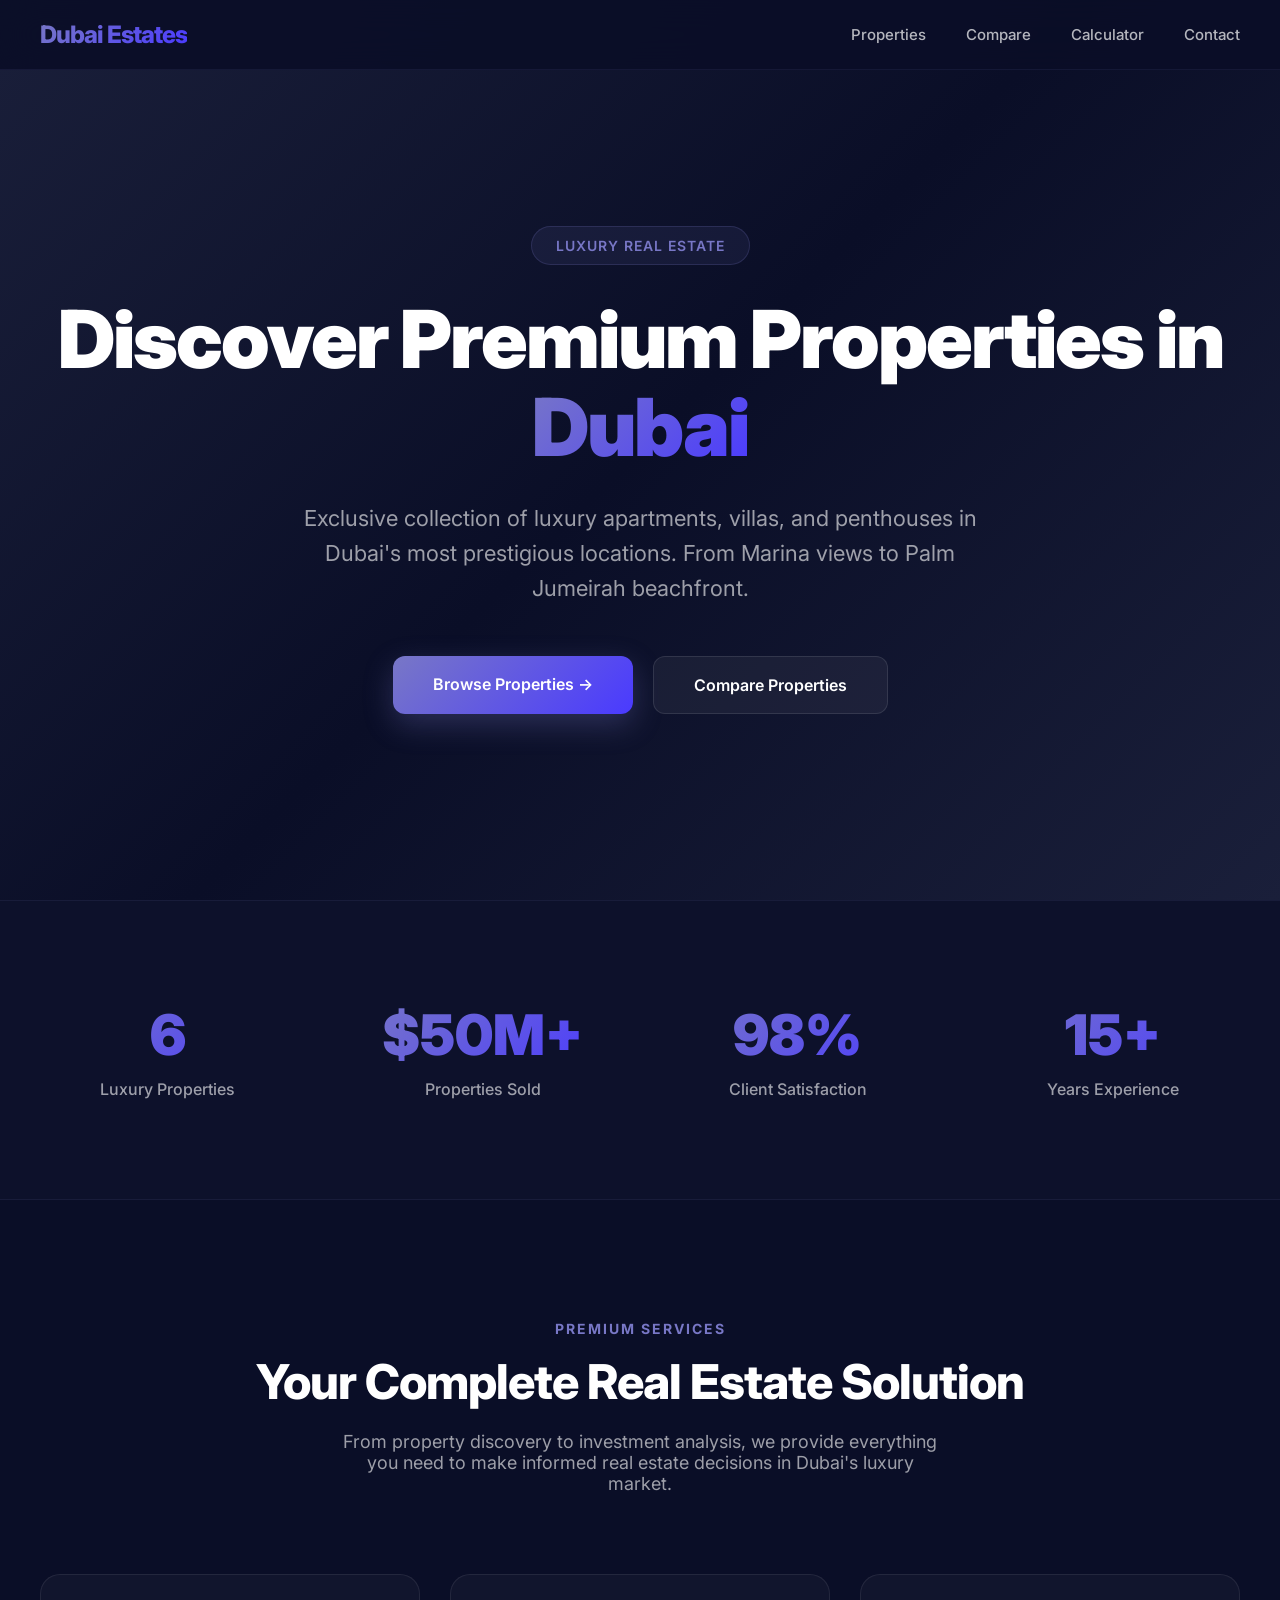
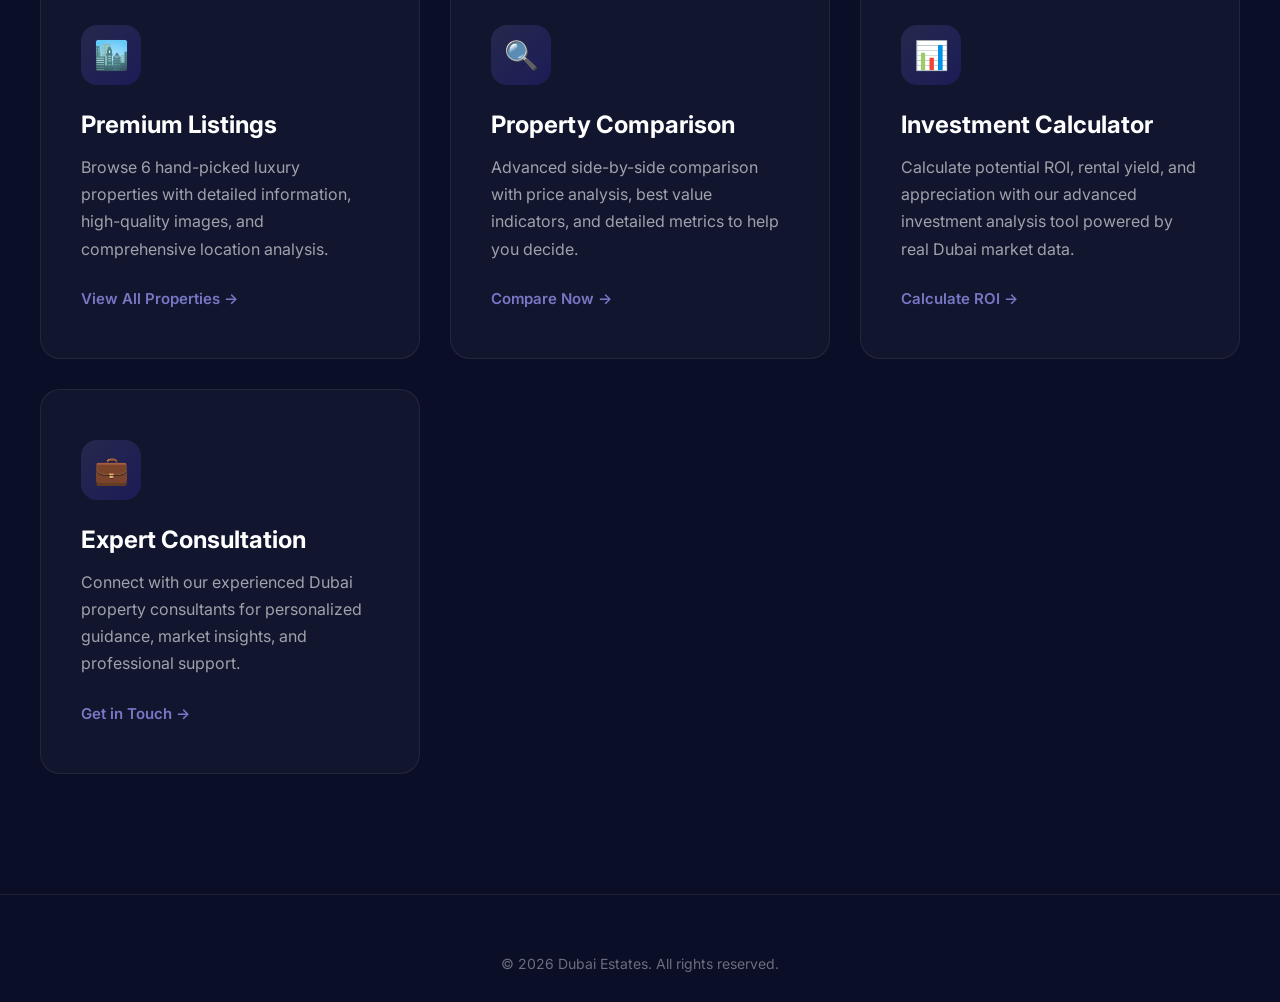
<file: index.html>
<!DOCTYPE html>
<html lang="en">
<head>
    <meta charset="UTF-8">
    <meta name="viewport" content="width=device-width, initial-scale=1.0">
    <title>Dubai Real Estate - Premium Properties</title>
    <link rel="stylesheet" href="common.css">
    <link href="https://fonts.googleapis.com/css2?family=Inter:wght@300;400;500;600;700;800;900&display=swap" rel="stylesheet">
    <style>
        /* Navigation Bar */
        nav {
            position: fixed;
            top: 0;
            left: 0;
            right: 0;
            background: rgba(10, 14, 39, 0.9);
            backdrop-filter: blur(20px);
            border-bottom: 1px solid rgba(120, 119, 198, 0.1);
            padding: 20px 0;
            z-index: 1000;
        }

        .nav-container {
            max-width: 1400px;
            margin: 0 auto;
            padding: 0 40px;
            display: flex;
            justify-content: space-between;
            align-items: center;
        }

        .logo {
            font-size: 24px;
            font-weight: 800;
            background: linear-gradient(135deg, #7877c6 0%, #4a3aff 100%);
            -webkit-background-clip: text;
            -webkit-text-fill-color: transparent;
            letter-spacing: -1px;
        }

        .nav-links {
            display: flex;
            gap: 40px;
        }

        .nav-links a {
            color: rgba(255, 255, 255, 0.7);
            text-decoration: none;
            font-weight: 500;
            transition: all 0.3s ease;
            font-size: 15px;
        }

        .nav-links a:hover {
            color: #7877c6;
        }

        /* Hero Section */
        .hero-section {
            min-height: 100vh;
            display: flex;
            align-items: center;
            justify-content: center;
            padding: 120px 40px 80px;
            position: relative;
        }

        .hero-content {
            max-width: 1200px;
            text-align: center;
            animation: fadeInUp 1s ease-out;
        }

        .hero-badge {
            display: inline-block;
            padding: 10px 24px;
            background: rgba(120, 119, 198, 0.1);
            border: 1px solid rgba(120, 119, 198, 0.2);
            border-radius: 50px;
            color: #7877c6;
            font-size: 14px;
            font-weight: 600;
            margin-bottom: 30px;
            letter-spacing: 1px;
        }

        .hero-title {
            font-size: 80px;
            font-weight: 900;
            color: #ffffff;
            margin-bottom: 30px;
            line-height: 1.1;
            letter-spacing: -2px;
        }

        .hero-title .gradient-text {
            background: linear-gradient(135deg, #7877c6 0%, #4a3aff 100%);
            -webkit-background-clip: text;
            -webkit-text-fill-color: transparent;
        }

        .hero-subtitle {
            font-size: 22px;
            color: rgba(255, 255, 255, 0.6);
            margin-bottom: 50px;
            font-weight: 400;
            line-height: 1.6;
            max-width: 700px;
            margin-left: auto;
            margin-right: auto;
        }

        .cta-buttons {
            display: flex;
            gap: 20px;
            justify-content: center;
            flex-wrap: wrap;
        }

        .btn-primary {
            padding: 18px 40px;
            background: linear-gradient(135deg, #7877c6 0%, #4a3aff 100%);
            color: white;
            text-decoration: none;
            border-radius: 12px;
            font-weight: 600;
            font-size: 16px;
            transition: all 0.3s ease;
            box-shadow: 0 10px 30px rgba(120, 119, 198, 0.3);
        }

        .btn-primary:hover {
            transform: translateY(-2px);
            box-shadow: 0 15px 40px rgba(120, 119, 198, 0.4);
        }

        .btn-secondary {
            padding: 18px 40px;
            background: rgba(255, 255, 255, 0.05);
            border: 1px solid rgba(255, 255, 255, 0.1);
            color: white;
            text-decoration: none;
            border-radius: 12px;
            font-weight: 600;
            font-size: 16px;
            transition: all 0.3s ease;
        }

        .btn-secondary:hover {
            background: rgba(255, 255, 255, 0.1);
            border-color: rgba(255, 255, 255, 0.2);
        }

        /* Stats Section */
        .stats-section {
            padding: 100px 40px;
            background: rgba(120, 119, 198, 0.03);
            border-top: 1px solid rgba(120, 119, 198, 0.1);
            border-bottom: 1px solid rgba(120, 119, 198, 0.1);
        }

        .stats-container {
            max-width: 1200px;
            margin: 0 auto;
            display: grid;
            grid-template-columns: repeat(auto-fit, minmax(250px, 1fr));
            gap: 60px;
        }

        .stat-item {
            text-align: center;
        }

        .stat-number {
            font-size: 56px;
            font-weight: 900;
            background: linear-gradient(135deg, #7877c6 0%, #4a3aff 100%);
            -webkit-background-clip: text;
            -webkit-text-fill-color: transparent;
            margin-bottom: 10px;
        }

        .stat-label {
            font-size: 16px;
            color: rgba(255, 255, 255, 0.6);
            font-weight: 500;
        }

        /* Features Section */
        .features-section {
            padding: 120px 40px;
            max-width: 1400px;
            margin: 0 auto;
        }

        .section-header {
            text-align: center;
            margin-bottom: 80px;
        }

        .section-subtitle {
            color: #7877c6;
            font-size: 14px;
            font-weight: 700;
            letter-spacing: 2px;
            margin-bottom: 15px;
            text-transform: uppercase;
        }

        .section-title {
            font-size: 48px;
            font-weight: 800;
            color: white;
            margin-bottom: 20px;
            letter-spacing: -1px;
        }

        .section-description {
            font-size: 18px;
            color: rgba(255, 255, 255, 0.6);
            max-width: 600px;
            margin: 0 auto;
        }

        .features-grid {
            display: grid;
            grid-template-columns: repeat(auto-fit, minmax(380px, 1fr));
            gap: 30px;
        }

        .feature-card {
            background: rgba(255, 255, 255, 0.03);
            border: 1px solid rgba(255, 255, 255, 0.08);
            border-radius: 20px;
            padding: 50px 40px;
            transition: all 0.4s ease;
            position: relative;
            overflow: hidden;
        }

        .feature-card::before {
            content: '';
            position: absolute;
            top: 0;
            left: 0;
            right: 0;
            height: 3px;
            background: linear-gradient(90deg, #7877c6, #4a3aff);
            transform: scaleX(0);
            transition: transform 0.4s ease;
        }

        .feature-card:hover {
            background: rgba(255, 255, 255, 0.05);
            border-color: rgba(120, 119, 198, 0.3);
            transform: translateY(-5px);
        }

        .feature-card:hover::before {
            transform: scaleX(1);
        }

        .feature-icon {
            width: 60px;
            height: 60px;
            background: linear-gradient(135deg, rgba(120, 119, 198, 0.2), rgba(74, 58, 255, 0.2));
            border-radius: 16px;
            display: flex;
            align-items: center;
            justify-content: center;
            font-size: 28px;
            margin-bottom: 25px;
        }

        .feature-title {
            font-size: 24px;
            font-weight: 700;
            color: white;
            margin-bottom: 15px;
        }

        .feature-description {
            font-size: 16px;
            color: rgba(255, 255, 255, 0.6);
            line-height: 1.7;
            margin-bottom: 25px;
        }

        .feature-link {
            color: #7877c6;
            text-decoration: none;
            font-weight: 600;
            font-size: 15px;
            display: inline-flex;
            align-items: center;
            gap: 8px;
            transition: gap 0.3s ease;
        }

        .feature-link:hover {
            gap: 12px;
        }

        /* Footer */
        footer {
            padding: 60px 40px 30px;
            border-top: 1px solid rgba(255, 255, 255, 0.08);
            text-align: center;
        }

        .footer-text {
            color: rgba(255, 255, 255, 0.4);
            font-size: 14px;
        }

        @keyframes fadeInUp {
            from {
                opacity: 0;
                transform: translateY(30px);
            }
            to {
                opacity: 1;
                transform: translateY(0);
            }
        }

        @media (max-width: 768px) {
            .hero-title {
                font-size: 42px;
            }
            .hero-subtitle {
                font-size: 18px;
            }
            .section-title {
                font-size: 32px;
            }
            .features-grid {
                grid-template-columns: 1fr;
            }
            .nav-links {
                display: none;
            }
        }
    </style>
</head>
<body>
    <nav>
        <div class="nav-container">
            <div class="logo">Dubai Estates</div>
            <div class="nav-links">
                <a href="#properties">Properties</a>
                <a href="compare/compare.html">Compare</a>
                <a href="calculator/calculator.html">Calculator</a>
                <a href="inquiry/inquiry.html">Contact</a>
            </div>
        </div>
    </nav>

    <section class="hero-section">
        <div class="hero-content">
            <div class="hero-badge">LUXURY REAL ESTATE</div>
            <h1 class="hero-title">
                Discover Premium Properties in<br>
                <span class="gradient-text">Dubai</span>
            </h1>
            <p class="hero-subtitle">
                Exclusive collection of luxury apartments, villas, and penthouses in Dubai's most prestigious locations. 
                From Marina views to Palm Jumeirah beachfront.
            </p>
            <div class="cta-buttons">
                <a href="listings/listings.html" class="btn-primary">Browse Properties →</a>
                <a href="compare/compare.html" class="btn-secondary">Compare Properties</a>
            </div>
        </div>
    </section>

    <section class="stats-section">
        <div class="stats-container">
            <div class="stat-item">
                <div class="stat-number">6</div>
                <div class="stat-label">Luxury Properties</div>
            </div>
            <div class="stat-item">
                <div class="stat-number">$50M+</div>
                <div class="stat-label">Properties Sold</div>
            </div>
            <div class="stat-item">
                <div class="stat-number">98%</div>
                <div class="stat-label">Client Satisfaction</div>
            </div>
            <div class="stat-item">
                <div class="stat-number">15+</div>
                <div class="stat-label">Years Experience</div>
            </div>
        </div>
    </section>

    <section class="features-section" id="properties">
        <div class="section-header">
            <div class="section-subtitle">PREMIUM SERVICES</div>
            <h2 class="section-title">Your Complete Real Estate Solution</h2>
            <p class="section-description">
                From property discovery to investment analysis, we provide everything you need 
                to make informed real estate decisions in Dubai's luxury market.
            </p>
        </div>

        <div class="features-grid">
            <div class="feature-card">
                <div class="feature-icon">🏙️</div>
                <h3 class="feature-title">Premium Listings</h3>
                <p class="feature-description">
                    Browse 6 hand-picked luxury properties with detailed information, 
                    high-quality images, and comprehensive location analysis.
                </p>
                <a href="listings/listings.html" class="feature-link">
                    View All Properties →
                </a>
            </div>

            <div class="feature-card">
                <div class="feature-icon">🔍</div>
                <h3 class="feature-title">Property Comparison</h3>
                <p class="feature-description">
                    Advanced side-by-side comparison with price analysis, 
                    best value indicators, and detailed metrics to help you decide.
                </p>
                <a href="compare/compare.html" class="feature-link">
                    Compare Now →
                </a>
            </div>

            <div class="feature-card">
                <div class="feature-icon">📊</div>
                <h3 class="feature-title">Investment Calculator</h3>
                <p class="feature-description">
                    Calculate potential ROI, rental yield, and appreciation with our advanced 
                    investment analysis tool powered by real Dubai market data.
                </p>
                <a href="calculator/calculator.html" class="feature-link">
                    Calculate ROI →
                </a>
            </div>

            <div class="feature-card">
                <div class="feature-icon">💼</div>
                <h3 class="feature-title">Expert Consultation</h3>
                <p class="feature-description">
                    Connect with our experienced Dubai property consultants for personalized guidance, 
                    market insights, and professional support.
                </p>
                <a href="inquiry/inquiry.html" class="feature-link">
                    Get in Touch →
                </a>
            </div>
        </div>
    </section>

    <footer>
        <p class="footer-text">© 2026 Dubai Estates. All rights reserved.</p>
    </footer>
</body>
</html>
</file>
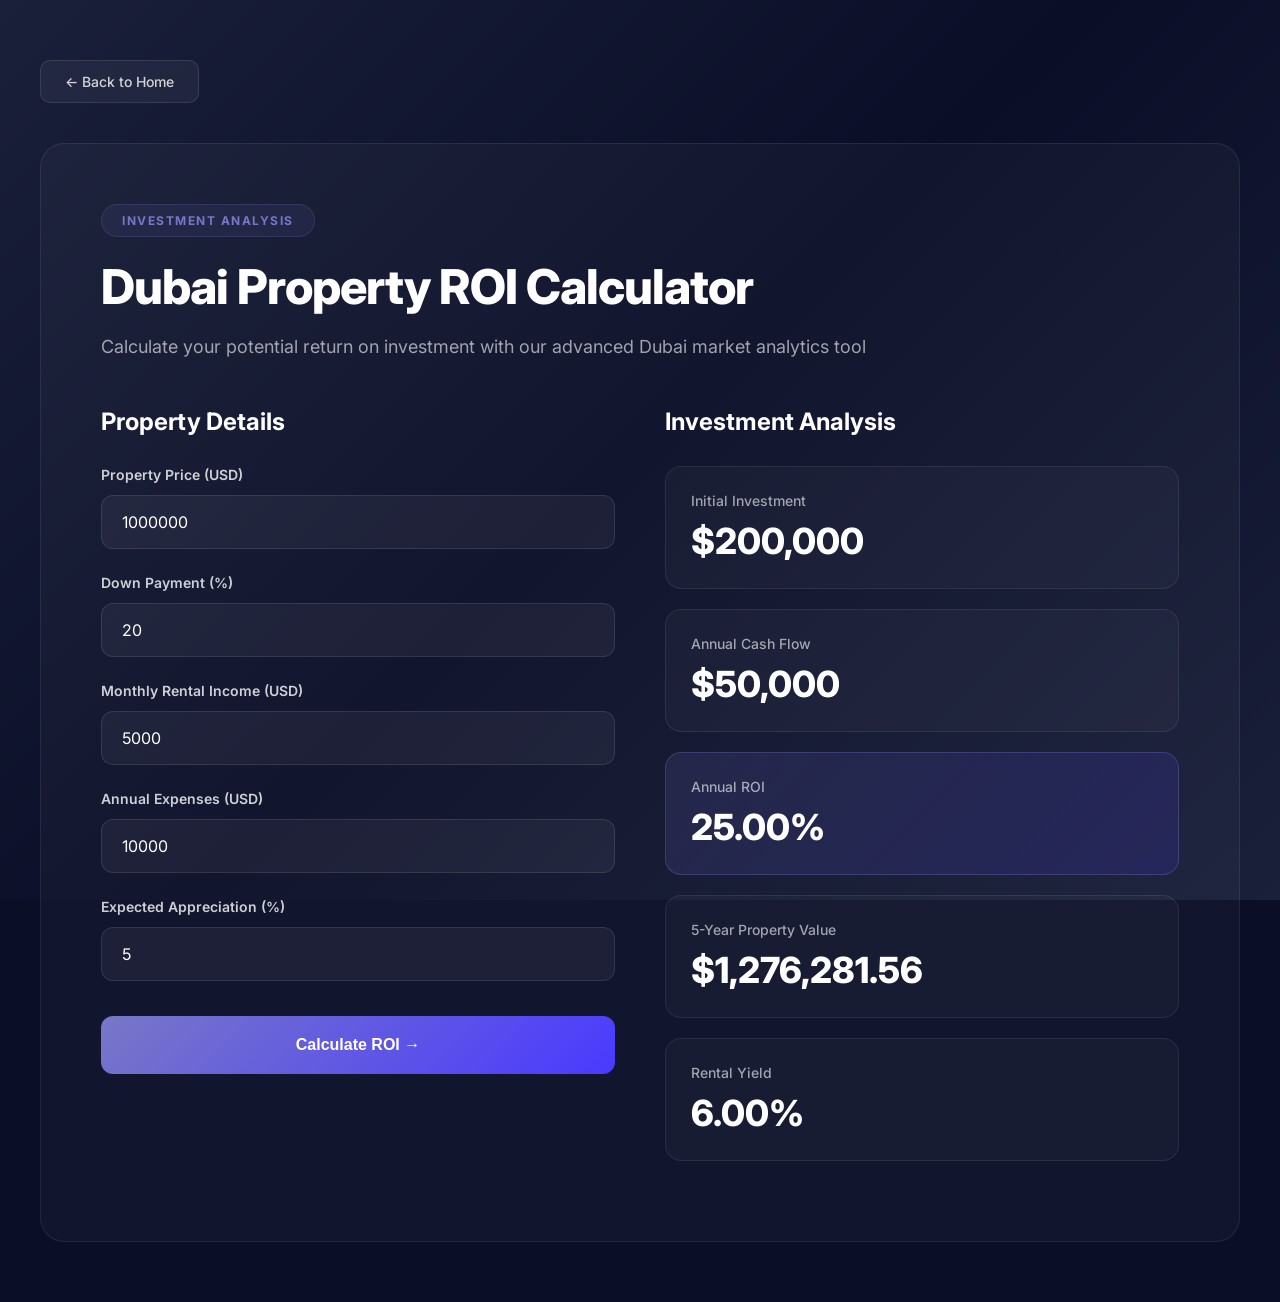
<file: calculator/calculator.html>
<!DOCTYPE html>
<html lang="en">
<head>
    <meta charset="UTF-8">
    <meta name="viewport" content="width=device-width, initial-scale=1.0">
    <title>ROI Calculator - Dubai</title>
    <link rel="stylesheet" href="../common.css">
    <link href="https://fonts.googleapis.com/css2?family=Inter:wght@400;500;600;700;800&display=swap" rel="stylesheet">
    <style>
.container {
    max-width: 1300px;
    margin: 0 auto;
    padding: 60px 40px;
}

.back-button {
    display: inline-flex;
    align-items: center;
    gap: 8px;
    padding: 12px 24px;
    background: rgba(255, 255, 255, 0.05);
    border: 1px solid rgba(255, 255, 255, 0.1);
    color: rgba(255, 255, 255, 0.8);
    text-decoration: none;
    border-radius: 10px;
    font-weight: 500;
    font-size: 14px;
    transition: all 0.3s ease;
    margin-bottom: 40px;
}

.back-button:hover {
    background: rgba(255, 255, 255, 0.08);
    color: white;
    transform: translateX(-3px);
}

.calculator-container {
    background: rgba(255, 255, 255, 0.03);
    border: 1px solid rgba(255, 255, 255, 0.08);
    border-radius: 24px;
    padding: 60px;
}

.calculator-badge {
    display: inline-block;
    padding: 8px 20px;
    background: rgba(120, 119, 198, 0.1);
    border: 1px solid rgba(120, 119, 198, 0.2);
    border-radius: 50px;
    color: #7877c6;
    font-size: 12px;
    font-weight: 700;
    margin-bottom: 20px;
    letter-spacing: 1.5px;
}

h1 {
    font-size: 48px;
    font-weight: 800;
    color: white;
    margin-bottom: 20px;
    letter-spacing: -1px;
}

.subtitle {
    font-size: 18px;
    color: rgba(255, 255, 255, 0.6);
    margin-bottom: 50px;
}

.calculator-grid {
    display: grid;
    grid-template-columns: 1fr 1fr;
    gap: 50px;
}

h3 {
    font-size: 24px;
    font-weight: 700;
    color: white;
    margin-bottom: 30px;
}

.form-group {
    margin-bottom: 25px;
}

label {
    display: block;
    color: rgba(255, 255, 255, 0.8);
    font-weight: 600;
    margin-bottom: 12px;
    font-size: 14px;
}

input {
    width: 100%;
    padding: 16px 20px;
    background: rgba(255, 255, 255, 0.05);
    border: 1px solid rgba(255, 255, 255, 0.1);
    border-radius: 12px;
    color: white;
    font-size: 16px;
    font-family: 'Inter', sans-serif;
    transition: all 0.3s ease;
}

input:focus {
    outline: none;
    background: rgba(255, 255, 255, 0.08);
    border-color: rgba(120, 119, 198, 0.5);
}

.calculate-button {
    width: 100%;
    padding: 20px;
    background: linear-gradient(135deg, #7877c6 0%, #4a3aff 100%);
    color: white;
    border: none;
    border-radius: 12px;
    font-size: 16px;
    font-weight: 600;
    cursor: pointer;
    transition: all 0.3s ease;
    margin-top: 10px;
}

.calculate-button:hover {
    transform: translateY(-2px);
    box-shadow: 0 15px 40px rgba(120, 119, 198, 0.4);
}

.result-card {
    background: rgba(255, 255, 255, 0.03);
    border: 1px solid rgba(255, 255, 255, 0.08);
    padding: 25px;
    border-radius: 16px;
    margin-bottom: 20px;
    transition: all 0.3s ease;
}

.result-card:hover {
    background: rgba(255, 255, 255, 0.05);
    border-color: rgba(120, 119, 198, 0.2);
}

.result-card.highlight {
    background: linear-gradient(135deg, rgba(120, 119, 198, 0.15), rgba(74, 58, 255, 0.15));
    border-color: rgba(120, 119, 198, 0.3);
}

.result-label {
    color: rgba(255, 255, 255, 0.6);
    font-size: 14px;
    font-weight: 500;
    margin-bottom: 10px;
}

.result-value {
    color: white;
    font-size: 36px;
    font-weight: 800;
}

@media (max-width: 968px) {
    .calculator-grid {
        grid-template-columns: 1fr;
    }
}

@media (max-width: 768px) {
    .calculator-container {
        padding: 40px 30px;
    }
    h1 {
        font-size: 32px;
    }
}
</style>
</head>
<body>
    <div class="container">
        <a href="../index.html" class="back-button">← Back to Home</a>
        <div class="calculator-container">
            <div class="calculator-badge">INVESTMENT ANALYSIS</div>
            <h1>Dubai Property ROI Calculator</h1>
            <p class="subtitle">Calculate your potential return on investment with our advanced Dubai market analytics tool</p>

            <div class="calculator-grid">
                <div class="input-section">
                    <h3>Property Details</h3>
                    <div class="form-group">
                        <label>Property Price (USD)</label>
                        <input type="number" id="propertyPrice" placeholder="1000000" value="1000000">
                    </div>
                    <div class="form-group">
                        <label>Down Payment (%)</label>
                        <input type="number" id="downPayment" placeholder="20" value="20">
                    </div>
                    <div class="form-group">
                        <label>Monthly Rental Income (USD)</label>
                        <input type="number" id="monthlyRent" placeholder="5000" value="5000">
                    </div>
                    <div class="form-group">
                        <label>Annual Expenses (USD)</label>
                        <input type="number" id="expenses" placeholder="10000" value="10000">
                    </div>
                    <div class="form-group">
                        <label>Expected Appreciation (%)</label>
                        <input type="number" id="appreciation" placeholder="5" value="5">
                    </div>
                    <button onclick="calculateROI()" class="calculate-button">Calculate ROI →</button>
                </div>

                <div class="results-section" id="resultsSection">
                    <h3>Investment Analysis</h3>
                    <div class="result-card">
                        <div class="result-label">Initial Investment</div>
                        <div class="result-value" id="initialInvestment">$0</div>
                    </div>
                    <div class="result-card">
                        <div class="result-label">Annual Cash Flow</div>
                        <div class="result-value" id="cashFlow">$0</div>
                    </div>
                    <div class="result-card highlight">
                        <div class="result-label">Annual ROI</div>
                        <div class="result-value" id="roi">0%</div>
                    </div>
                    <div class="result-card">
                        <div class="result-label">5-Year Property Value</div>
                        <div class="result-value" id="futureValue">$0</div>
                    </div>
                    <div class="result-card">
                        <div class="result-label">Rental Yield</div>
                        <div class="result-value" id="rentalYield">0%</div>
                    </div>
                </div>
            </div>
        </div>
    </div>
    <script>
function formatCurrency(amount) {
    return new Intl.NumberFormat('en-US', {
        style: 'currency',
        currency: 'USD',
        minimumFractionDigits: 0
    }).format(amount);
}

function calculateROI() {
    const price = parseFloat(document.getElementById('propertyPrice').value);
    const downPaymentPct = parseFloat(document.getElementById('downPayment').value);
    const monthlyRent = parseFloat(document.getElementById('monthlyRent').value);
    const expenses = parseFloat(document.getElementById('expenses').value);
    const appreciationPct = parseFloat(document.getElementById('appreciation').value);

    const initialInvestment = price * (downPaymentPct / 100);
    const annualRent = monthlyRent * 12;
    const cashFlow = annualRent - expenses;
    const roi = (cashFlow / initialInvestment) * 100;
    const futureValue = price * Math.pow(1 + (appreciationPct / 100), 5);
    const rentalYield = (annualRent / price) * 100;

    document.getElementById('initialInvestment').textContent = formatCurrency(initialInvestment);
    document.getElementById('cashFlow').textContent = formatCurrency(cashFlow);
    document.getElementById('roi').textContent = roi.toFixed(2) + '%';
    document.getElementById('futureValue').textContent = formatCurrency(futureValue);
    document.getElementById('rentalYield').textContent = rentalYield.toFixed(2) + '%';
}

calculateROI();
</script>
</body>
</html>
</file>
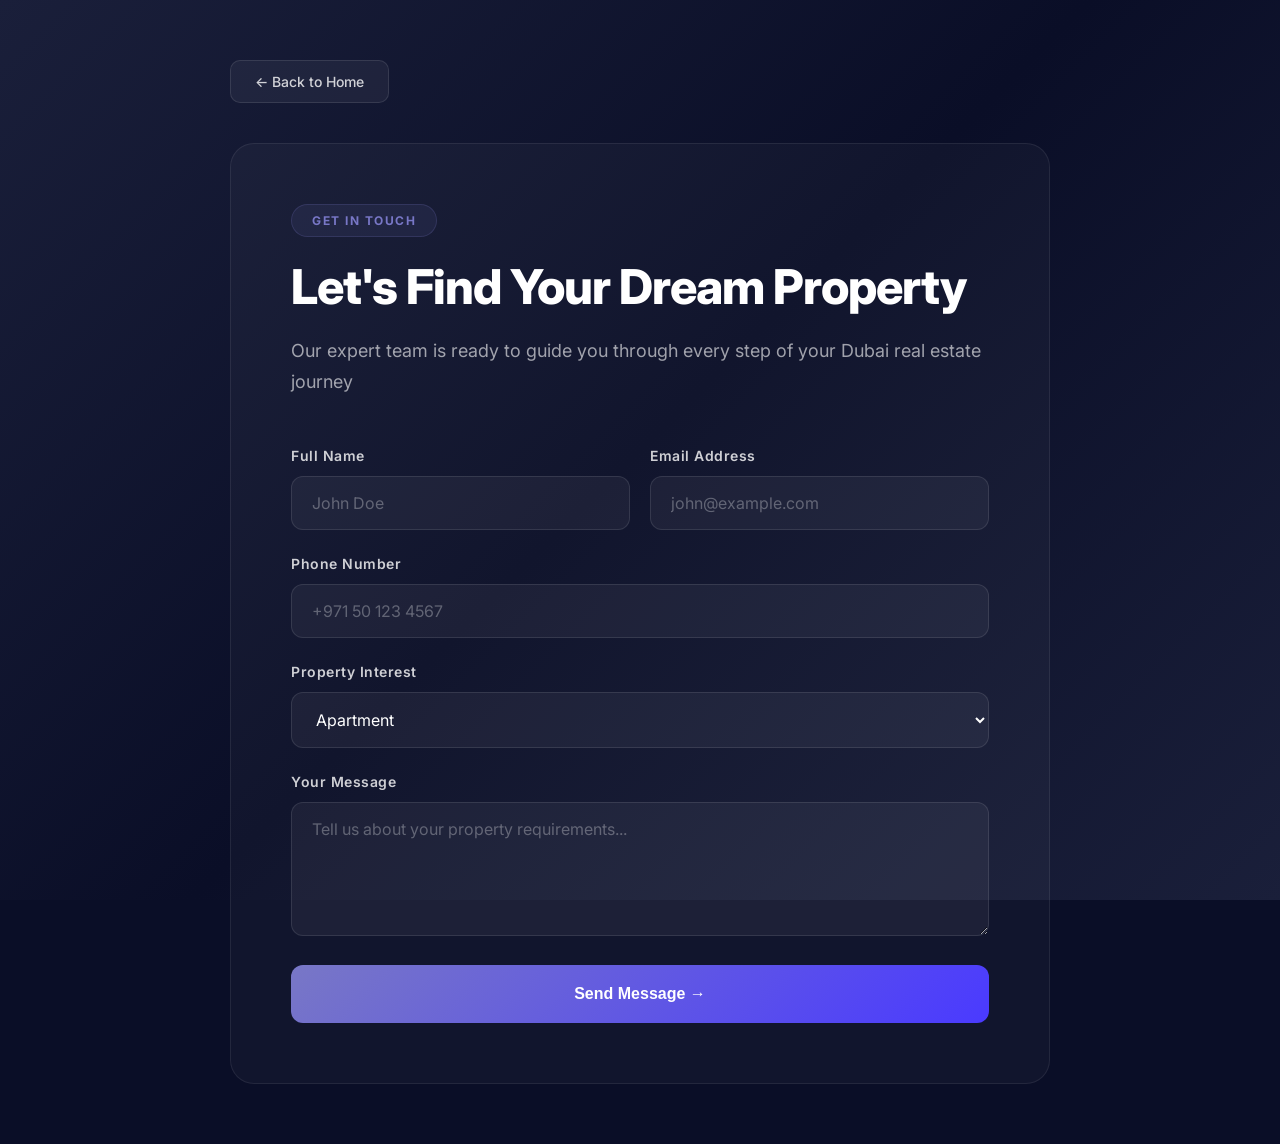
<file: inquiry/inquiry.html>
<!DOCTYPE html>
<html lang="en">
<head>
    <meta charset="UTF-8">
    <meta name="viewport" content="width=device-width, initial-scale=1.0">
    <title>Contact Us - Dubai</title>
    <link rel="stylesheet" href="../common.css">
    <link href="https://fonts.googleapis.com/css2?family=Inter:wght@400;500;600;700;800&display=swap" rel="stylesheet">
    <style>
.container {
    max-width: 900px;
    margin: 0 auto;
    padding: 60px 40px;
}

.back-button {
    display: inline-flex;
    align-items: center;
    gap: 8px;
    padding: 12px 24px;
    background: rgba(255, 255, 255, 0.05);
    border: 1px solid rgba(255, 255, 255, 0.1);
    color: rgba(255, 255, 255, 0.8);
    text-decoration: none;
    border-radius: 10px;
    font-weight: 500;
    font-size: 14px;
    transition: all 0.3s ease;
    margin-bottom: 40px;
}

.back-button:hover {
    background: rgba(255, 255, 255, 0.08);
    color: white;
    transform: translateX(-3px);
}

.form-container {
    background: rgba(255, 255, 255, 0.03);
    border: 1px solid rgba(255, 255, 255, 0.08);
    border-radius: 24px;
    padding: 60px;
}

.form-badge {
    display: inline-block;
    padding: 8px 20px;
    background: rgba(120, 119, 198, 0.1);
    border: 1px solid rgba(120, 119, 198, 0.2);
    border-radius: 50px;
    color: #7877c6;
    font-size: 12px;
    font-weight: 700;
    margin-bottom: 20px;
    letter-spacing: 1.5px;
}

h1 {
    font-size: 48px;
    font-weight: 800;
    color: white;
    margin-bottom: 20px;
    letter-spacing: -1px;
}

.subtitle {
    font-size: 18px;
    color: rgba(255, 255, 255, 0.6);
    margin-bottom: 50px;
    line-height: 1.7;
}

.form-row {
    display: grid;
    grid-template-columns: 1fr 1fr;
    gap: 20px;
}

.form-group {
    margin-bottom: 25px;
}

label {
    display: block;
    color: rgba(255, 255, 255, 0.8);
    font-weight: 600;
    margin-bottom: 12px;
    font-size: 14px;
    letter-spacing: 0.5px;
}

input, textarea, select {
    width: 100%;
    padding: 16px 20px;
    background: rgba(255, 255, 255, 0.05);
    border: 1px solid rgba(255, 255, 255, 0.1);
    border-radius: 12px;
    color: white;
    font-size: 16px;
    font-family: 'Inter', sans-serif;
    transition: all 0.3s ease;
}

input::placeholder, textarea::placeholder {
    color: rgba(255, 255, 255, 0.3);
}

input:focus, textarea:focus, select:focus {
    outline: none;
    background: rgba(255, 255, 255, 0.08);
    border-color: rgba(120, 119, 198, 0.5);
}

select {
    cursor: pointer;
}

.submit-button {
    width: 100%;
    padding: 20px;
    background: linear-gradient(135deg, #7877c6 0%, #4a3aff 100%);
    color: white;
    border: none;
    border-radius: 12px;
    font-size: 16px;
    font-weight: 600;
    cursor: pointer;
    transition: all 0.3s ease;
}

.submit-button:hover {
    transform: translateY(-2px);
    box-shadow: 0 15px 40px rgba(120, 119, 198, 0.4);
}

.success-message {
    margin-top: 30px;
    padding: 20px;
    background: rgba(45, 212, 191, 0.1);
    border: 1px solid rgba(45, 212, 191, 0.3);
    border-radius: 12px;
    color: #2dd4bf;
    text-align: center;
    font-size: 16px;
    font-weight: 600;
}

@media (max-width: 768px) {
    .form-container {
        padding: 40px 30px;
    }
    h1 {
        font-size: 32px;
    }
    .form-row {
        grid-template-columns: 1fr;
    }
}
</style>
</head>
<body>
    <div class="container">
        <a href="../index.html" class="back-button">← Back to Home</a>
        <div class="form-container">
            <div class="form-badge">GET IN TOUCH</div>
            <h1>Let's Find Your Dream Property</h1>
            <p class="subtitle">Our expert team is ready to guide you through every step of your Dubai real estate journey</p>
            <form id="inquiryForm">
                <div class="form-row">
                    <div class="form-group">
                        <label>Full Name</label>
                        <input type="text" name="name" required placeholder="John Doe">
                    </div>
                    <div class="form-group">
                        <label>Email Address</label>
                        <input type="email" name="email" required placeholder="john@example.com">
                    </div>
                </div>
                <div class="form-group">
                    <label>Phone Number</label>
                    <input type="tel" name="phone" required placeholder="+971 50 123 4567">
                </div>
                <div class="form-group">
                    <label>Property Interest</label>
                    <select name="interest">
                        <option>Apartment</option>
                        <option>Villa</option>
                        <option>Townhouse</option>
                        <option>Penthouse</option>
                    </select>
                </div>
                <div class="form-group">
                    <label>Your Message</label>
                    <textarea name="message" rows="5" required placeholder="Tell us about your property requirements..."></textarea>
                </div>
                <button type="submit" class="submit-button">Send Message →</button>
            </form>
            <div id="successMessage" class="success-message" style="display: none;">
                ✅ Thank you! We'll contact you within 24 hours.
            </div>
        </div>
    </div>
    <script>
document.getElementById('inquiryForm').addEventListener('submit', function(e) {
    e.preventDefault();
    const formData = new FormData(this);
    const data = Object.fromEntries(formData);

    const submissions = JSON.parse(localStorage.getItem('inquiries') || '[]');
    submissions.push({
        ...data,
        timestamp: new Date().toISOString()
    });
    localStorage.setItem('inquiries', JSON.stringify(submissions));

    document.getElementById('successMessage').style.display = 'block';
    this.reset();

    setTimeout(() => {
        document.getElementById('successMessage').style.display = 'none';
    }, 5000);
});
</script>
</body>
</html>
</file>
<file: common.css>
* {
    margin: 0;
    padding: 0;
    box-sizing: border-box;
}

body {
    font-family: 'Inter', -apple-system, BlinkMacSystemFont, 'Segoe UI', sans-serif;
    background: #0a0e27;
    min-height: 100vh;
    position: relative;
    overflow-x: hidden;
}

body::before {
    content: '';
    position: fixed;
    width: 100%;
    height: 100%;
    background: linear-gradient(135deg, #1a1f3a 0%, #0a0e27 50%, #1a1f3a 100%);
    z-index: -2;
}

body::after {
    content: '';
    position: fixed;
    width: 100%;
    height: 100%;
    background: 
        radial-gradient(circle at 20% 50%, rgba(120, 119, 198, 0.1) 0%, transparent 50%),
        radial-gradient(circle at 80% 80%, rgba(74, 58, 255, 0.1) 0%, transparent 50%),
        radial-gradient(circle at 40% 20%, rgba(45, 212, 191, 0.05) 0%, transparent 50%);
    z-index: -1;
    animation: gradientShift 20s ease infinite;
}

@keyframes gradientShift {
    0%, 100% { opacity: 1; }
    50% { opacity: 0.8; }
}
</file>
